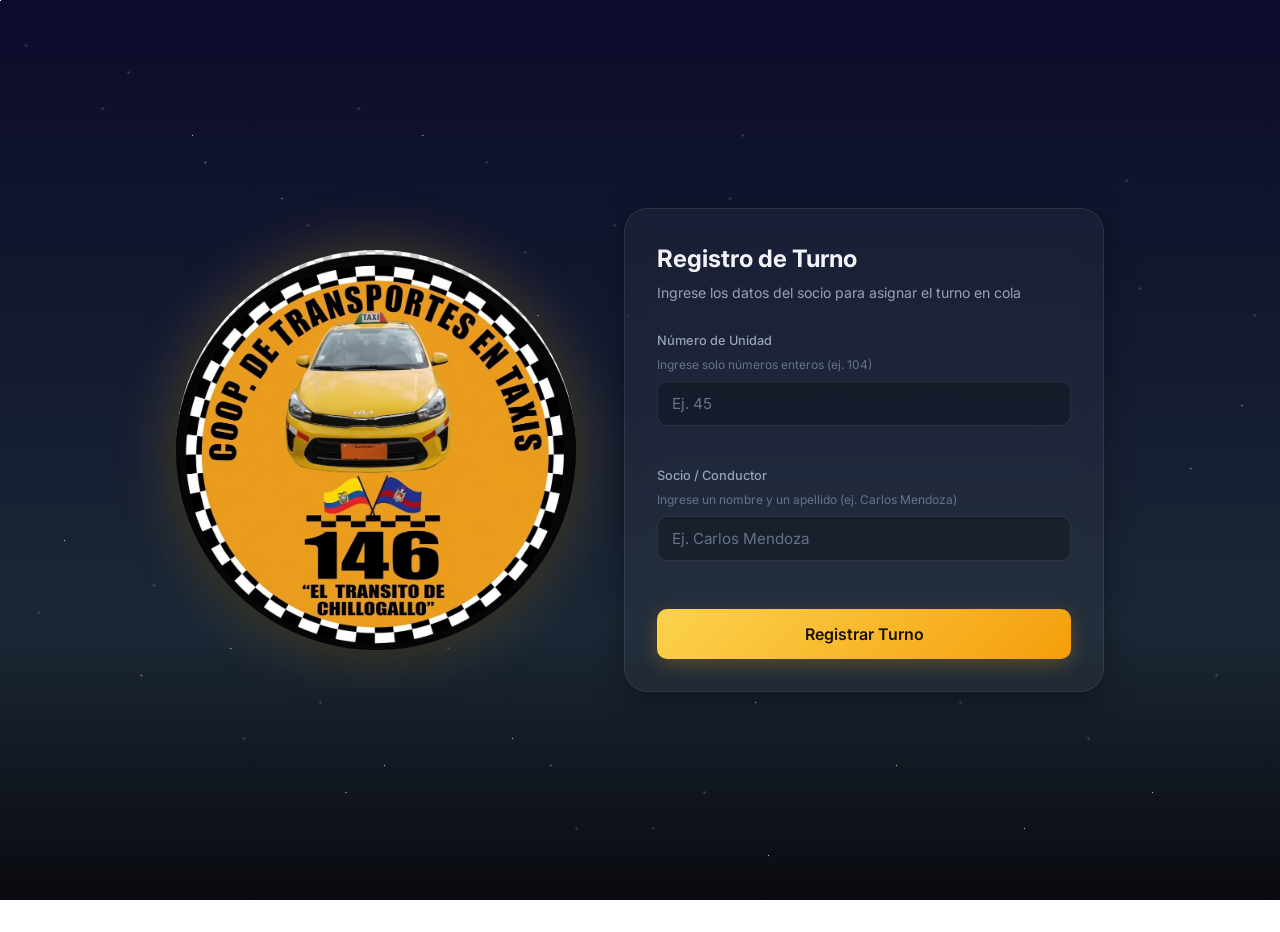
<file: registro.html>
<!DOCTYPE html>
<html lang="es">
<head>
  <meta charset="UTF-8">
  <meta name="viewport" content="width=device-width, initial-scale=1.0">
  <title>Registro de Turnos </title>
  <!-- CORREGIDO: antes decía style.css (sin la "s"), por eso no cargaba el CSS -->
  <link rel="stylesheet" href="styles.css">
</head>
<body class="registro-body">

  <!-- AGREGADO: fondo de estrellas -->
  <div class="cielo">
    <div class="stars"></div>
    <div class="shooting-star"></div>
    <div class="shooting-star"></div>
    <div class="shooting-star"></div>
    <div class="shooting-star"></div>
    <div class="shooting-star"></div>
  </div>

  <!-- AGREGADO: contenedor de dos columnas (logo a la izquierda, formulario a la derecha) -->
  <div class="registro-layout">

    <!-- AGREGADO: columna izquierda con el logo -->
    <div class="registro-brand">
      <img src="taxi.jpeg" alt="Cooperativa de Transportes en Taxis 146 - El Tránsito de Chillogallo" class="registro-logo">
    </div>

  <div class="form-container">
    <div class="form-header">
      <h2>Registro de Turno</h2>
      <p class="form-subtitle">Ingrese los datos del socio para asignar el turno en cola</p>
    </div>

    <form id="registerForm" novalidate>

      <!-- CAMPO: UNIDAD -->
      <div class="form-group">
        <label for="unitInput">Número de Unidad</label>
        <span class="input-hint">Ingrese solo números enteros (ej. 104)</span>
        <input 
          type="text" 
          id="unitInput" 
          placeholder="Ej. 45" 
          autocomplete="off"
        >
        <span class="error-message" id="unitError"></span>
      </div>

      <!-- CAMPO: NOMBRE DEL CONDUCTOR -->
      <div class="form-group">
        <label for="driverInput">Socio / Conductor</label>
        <span class="input-hint">Ingrese un nombre y un apellido (ej. Carlos Mendoza)</span>
        <input 
          type="text" 
          id="driverInput" 
          placeholder="Ej. Carlos Mendoza" 
          autocomplete="off"
        >
        <span class="error-message" id="driverError"></span>
      </div>

      <button type="submit" id="btnRegister" class="btn-submit">Registrar Turno</button>
    </form>
  </div>

  </div> <!-- AGREGADO: cierre de .registro-layout -->

  <!-- AGREGADO: alertas personalizadas -->
  <script src="notificaciones.js"></script>
  <script src="registro.js"></script>
</body>
</html>
</file>
<file: styles.css>
/* =====================================================================
   CoopTaxi - styles.css (versión moderna 2025)
   Mismos nombres de clases y variables que antes: NO hay que tocar HTML/JS.
   Todo lo marcado con "NUEVO" es lo agregado/cambiado en este rediseño.
   ===================================================================== */

/* NUEVO: fuente moderna (Inter) con fallback a la del sistema */
@import url('https://fonts.googleapis.com/css2?family=Inter:wght@400;500;600;700&display=swap');

:root {
  /* Se mantienen los nombres de variables usados en los style="" inline del JS */
  --bg-color: #0b1020;
  --card-bg: rgba(255, 255, 255, 0.04);   /* NUEVO: tarjeta translúcida */
  --primary: #fbbf24;
  --primary-hover: #f59e0b;
  --text: #f1f5f9;
  --text-muted: #94a3b8;
  --border: rgba(255, 255, 255, 0.09);    /* NUEVO: bordes sutiles */
  --success: #34d399;
  --info: #60a5fa;
  --danger: #f87171;
  --radius: 16px;

  /* NUEVO: tokens extra */
  --radius-sm: 10px;
  --shadow: 0 8px 30px rgba(0, 0, 0, 0.35);
  --ring: 0 0 0 3px rgba(251, 191, 36, 0.25);
  --ease: cubic-bezier(0.2, 0.8, 0.2, 1);
}

* {
  box-sizing: border-box;
  margin: 0;
  padding: 0;
  font-family: 'Inter', system-ui, -apple-system, 'Segoe UI', sans-serif;
}

/* NUEVO: fondo con degradado suave tipo "mesh" */
body {
  background:
    radial-gradient(900px 500px at 10% -10%, rgba(251, 191, 36, 0.10), transparent 60%),
    radial-gradient(800px 500px at 100% 0%, rgba(96, 165, 250, 0.10), transparent 60%),
    var(--bg-color);
  background-attachment: fixed;
  color: var(--text);
  min-height: 100vh;
  padding-bottom: 2rem;
  line-height: 1.5;
  -webkit-font-smoothing: antialiased;
}

/* ---------- Navbar ---------- */
/* NUEVO: barra fija con efecto vidrio (glassmorphism) */
.navbar {
  position: sticky;
  top: 0;
  z-index: 10;
  display: flex;
  justify-content: space-between;
  align-items: center;
  flex-wrap: wrap;
  gap: 0.75rem;
  background: rgba(11, 16, 32, 0.65);
  backdrop-filter: blur(14px);
  -webkit-backdrop-filter: blur(14px);
  padding: 0.9rem 2rem;
  border-bottom: 1px solid var(--border);
}

.logo {
  display: flex;
  align-items: center;
  gap: 0.75rem;
  font-size: 1.05rem;
  font-weight: 700;
  color: var(--primary);
}

.logo strong {
  font-weight: 500;
  color: var(--text-muted);
}

.nav-links {
  display: flex;
  align-items: center;
  gap: 0.5rem;
  flex-wrap: wrap;
}

/* NUEVO: enlaces en forma de "pill" */
.nav-link {
  color: var(--text-muted);
  text-decoration: none;
  font-size: 0.85rem;
  font-weight: 500;
  display: flex;
  align-items: center;
  gap: 0.4rem;
  padding: 0.45rem 0.85rem;
  border-radius: 999px;
  transition: background 0.2s var(--ease), color 0.2s var(--ease);
}

.nav-link:hover {
  color: var(--primary);
  background: rgba(251, 191, 36, 0.10);
}

.user-info {
  display: flex;
  align-items: center;
  gap: 0.5rem;
  color: var(--text-muted);
  font-size: 0.85rem;
  padding: 0.45rem 0.85rem;
  border: 1px solid var(--border);
  border-radius: 999px;
}

/* ---------- Layout ---------- */
.container {
  max-width: 1350px;
  margin: 2rem auto;
  padding: 0 1rem;
  display: grid;
  grid-template-columns: 380px 1fr;
  gap: 1.5rem;
  align-items: start;
}

@media (max-width: 950px) {
  .container {
    grid-template-columns: 1fr;
  }
  .navbar {
    padding: 0.8rem 1rem;
  }
}

.left-panels {
  display: flex;
  flex-direction: column;
  gap: 1.5rem;
}

/* ---------- Tarjetas ---------- */
/* NUEVO: tarjeta translúcida con borde fino y sombra suave */
.card {
  background: var(--card-bg);
  backdrop-filter: blur(10px);
  -webkit-backdrop-filter: blur(10px);
  border-radius: var(--radius);
  padding: 1.5rem;
  border: 1px solid var(--border);
  box-shadow: var(--shadow);
}

.card h2 {
  font-size: 1.05rem;
  font-weight: 600;
  margin-bottom: 0.25rem;
  display: flex;
  align-items: center;
  gap: 0.5rem;
  color: var(--text);
}

/* NUEVO: los íconos de los títulos van en color de acento */
.card h2 svg,
.card h2 i {
  color: var(--primary);
}

.section-desc {
  font-size: 0.82rem;
  color: var(--text-muted);
  margin-bottom: 1.25rem;
}

/* ---------- Formularios ---------- */
.form-group {
  margin-bottom: 1rem;
}

.form-group label {
  display: block;
  font-size: 0.8rem;
  font-weight: 500;
  color: var(--text-muted);
  margin-bottom: 0.35rem;
}

.form-group input {
  width: 100%;
  padding: 0.75rem 0.9rem;
  border-radius: var(--radius-sm);
  border: 1px solid var(--border);
  background: rgba(0, 0, 0, 0.25);
  color: var(--text);
  font-size: 0.95rem;
  outline: none;
  transition: border-color 0.2s var(--ease), box-shadow 0.2s var(--ease);
}

.form-group input::placeholder {
  color: #64748b;
}

/* NUEVO: anillo de enfoque visible (accesibilidad) */
.form-group input:focus {
  border-color: var(--primary);
  box-shadow: var(--ring);
}

.readonly-input {
  background: rgba(251, 191, 36, 0.08) !important;
  color: var(--primary) !important;
  font-weight: 700;
}

/* ---------- Botones ---------- */
.btn {
  width: 100%;
  padding: 0.8rem;
  border: none;
  border-radius: var(--radius-sm);
  font-weight: 600;
  cursor: pointer;
  display: inline-flex;
  align-items: center;
  justify-content: center;
  gap: 0.5rem;
  transition: transform 0.15s var(--ease), box-shadow 0.2s var(--ease), background 0.2s var(--ease);
  font-size: 0.9rem;
}

.btn:active {
  transform: scale(0.98);
}

/* NUEVO: botón principal con degradado y brillo suave */
.btn-primary {
  background: linear-gradient(135deg, #fcd34d, var(--primary-hover));
  color: #1a1203;
  box-shadow: 0 6px 20px rgba(245, 158, 11, 0.25);
}

.btn-primary:hover {
  transform: translateY(-1px);
  box-shadow: 0 10px 26px rgba(245, 158, 11, 0.35);
}

.btn-secondary {
  background: rgba(255, 255, 255, 0.08);
  color: var(--text);
}

.btn-secondary:hover {
  background: rgba(255, 255, 255, 0.14);
}

.btn:focus-visible,
.action-btn:focus-visible,
.nav-link:focus-visible {
  outline: none;
  box-shadow: var(--ring);
}

.waiting-text {
  font-size: 0.85rem;
  color: var(--text-muted);
  font-style: italic;
  text-align: center;
  padding: 1.25rem 0.5rem;
  border: 1px dashed var(--border);   /* NUEVO: caja punteada de "vacío" */
  border-radius: var(--radius-sm);
}

.highlight {
  color: var(--primary);
  font-weight: 700;
}

.hidden {
  display: none;
}

/* ---------- Tablero ---------- */
.board-header {
  display: flex;
  justify-content: space-between;
  align-items: center;
  margin-bottom: 1rem;
}

.badge {
  background: rgba(251, 191, 36, 0.12);
  padding: 0.3rem 0.8rem;
  border-radius: 999px;
  font-size: 0.78rem;
  color: var(--primary);
  font-weight: 600;
}

.alert-box {
  display: flex;
  align-items: center;
  gap: 0.75rem;
  background: rgba(96, 165, 250, 0.08);
  border: 1px solid rgba(96, 165, 250, 0.25);
  padding: 0.8rem 1rem;
  border-radius: var(--radius-sm);
  font-size: 0.85rem;
  color: #bfdbfe;
  margin-bottom: 1rem;
}

/* ---------- Tablas ---------- */
.table-wrapper {
  overflow-x: auto;
  border-radius: var(--radius-sm);
}

table {
  width: 100%;
  border-collapse: collapse;
  text-align: left;
}

th, td {
  padding: 0.85rem 1rem;
  border-bottom: 1px solid var(--border);
  font-size: 0.85rem;
  white-space: nowrap;
}

th {
  color: var(--text-muted);
  font-weight: 500;
  font-size: 0.78rem;
  background: rgba(255, 255, 255, 0.03);
}

tbody tr {
  transition: background 0.15s var(--ease);
}

tbody tr:hover {
  background: rgba(255, 255, 255, 0.04);
}

tbody tr:last-child td {
  border-bottom: none;
}

/* ---------- Estados (pills con puntito) ---------- */
/* NUEVO: cada estado lleva un punto de color delante */
.status {
  display: inline-flex;
  align-items: center;
  gap: 0.4rem;
  padding: 0.25rem 0.65rem;
  border-radius: 999px;
  font-size: 0.75rem;
  font-weight: 600;
}

.status::before {
  content: '';
  width: 6px;
  height: 6px;
  border-radius: 50%;
  background: currentColor;
}

.status-pending-pay {
  background: rgba(248, 113, 113, 0.14);
  color: var(--danger);
}

.status-ready {
  background: rgba(96, 165, 250, 0.14);
  color: var(--info);
}

.status-called {
  background: rgba(251, 191, 36, 0.16);
  color: var(--primary);
}

/* NUEVO: el punto de "En Cabecera" pulsa para llamar la atención */
.status-called::before {
  animation: pulse 1.6s ease-in-out infinite;
}

.status-completed {
  background: rgba(52, 211, 153, 0.14);
  color: var(--success);
}

.action-btn {
  background: rgba(255, 255, 255, 0.04);
  border: 1px solid var(--border);
  color: var(--text);
  padding: 0.4rem 0.8rem;
  border-radius: 8px;
  cursor: pointer;
  font-size: 0.8rem;
  font-weight: 500;
  transition: all 0.2s var(--ease);
}

.action-btn:hover {
  border-color: var(--primary);
  color: var(--primary);
  background: rgba(251, 191, 36, 0.08);
}

/* ---------- Pantalla de socios ---------- */
.container-socio {
  max-width: 1100px;
  margin: 2rem auto;
  padding: 0 1rem;
  display: flex;
  flex-direction: column;
  gap: 1.5rem;
}

/* NUEVO: tarjeta principal con brillo de acento */
.current-call-card {
  background:
    radial-gradient(600px 220px at 50% 0%, rgba(251, 191, 36, 0.14), transparent 70%),
    var(--card-bg);
  border: 1px solid rgba(251, 191, 36, 0.35);
  border-radius: 24px;
  padding: 2.5rem 2rem;
  text-align: center;
  box-shadow: 0 0 40px rgba(251, 191, 36, 0.10), var(--shadow);
}

.current-call-card h2 {
  font-size: 1rem;
  font-weight: 600;
  letter-spacing: 0.04em;
  color: var(--primary);
  margin-bottom: 1.25rem;
  display: flex;
  align-items: center;
  justify-content: center;
  gap: 0.5rem;
}

.current-display-box {
  font-size: clamp(1.4rem, 3vw, 2rem);
  font-weight: 700;
  color: var(--text);
}

.no-active {
  font-size: 1.1rem;
  color: var(--text-muted);
  font-weight: 400;
  font-style: italic;
}

.active-unit-highlight {
  display: flex;
  flex-direction: column;
  gap: 0.75rem;
  align-items: center;
}

.active-unit-highlight .turn-badge {
  background: linear-gradient(135deg, #fcd34d, var(--primary-hover));
  color: #1a1203;
  padding: 0.4rem 1.75rem;
  border-radius: 999px;
  font-size: clamp(2rem, 5vw, 2.75rem);
  font-weight: 800;
  box-shadow: 0 8px 28px rgba(245, 158, 11, 0.35);
}

/* ---------- Kiosco de registro ---------- */
.container-registro {
  max-width: 550px;
  margin: 3rem auto;
  padding: 0 1rem;
}

.registro-card {
  padding: 2rem;
}

.btn-lg {
  padding: 1rem;
  font-size: 1rem;
  margin-top: 1rem;
}

.alert-success {
  display: flex;
  align-items: center;
  gap: 1rem;
  background: rgba(52, 211, 153, 0.10);
  border: 1px solid rgba(52, 211, 153, 0.4);
  color: var(--text);
  padding: 1.25rem;
  border-radius: var(--radius);
  margin-top: 1.5rem;
  animation: fadeUp 0.35s var(--ease);   /* NUEVO: aparece suavemente al registrarse */
}

.alert-success i,
.alert-success svg {
  color: var(--success);
  width: 32px;
  height: 32px;
  flex-shrink: 0;
}

.highlight-turn {
  color: var(--primary);
  font-size: 1.5rem;
  font-weight: 800;
}

.sub-text {
  font-size: 0.82rem;
  color: var(--text-muted);
  margin-top: 0.25rem;
}

/* ---------- NUEVO: animaciones ---------- */
@keyframes pulse {
  0%, 100% { opacity: 1; transform: scale(1); }
  50%      { opacity: 0.4; transform: scale(1.6); }
}

@keyframes fadeUp {
  from { opacity: 0; transform: translateY(8px); }
  to   { opacity: 1; transform: translateY(0); }
}

/* NUEVO: respeta a quien tiene desactivadas las animaciones en su sistema */
@media (prefers-reduced-motion: reduce) {
  *, *::before, *::after {
    animation: none !important;
    transition: none !important;
  }
}

/* NUEVO: scrollbar discreta acorde al tema oscuro */
::-webkit-scrollbar { height: 8px; width: 8px; }
::-webkit-scrollbar-thumb { background: rgba(255, 255, 255, 0.15); border-radius: 8px; }
::-webkit-scrollbar-track { background: transparent; }
/* =====================================================================
   NUEVO: estilos del formulario de registro (registro.html)
   Cubre las clases que usa ese HTML y que antes no existían en el CSS:
   .form-container, .form-header, .form-subtitle, .input-hint,
   .error-message, .invalid-input, .btn-submit
   ===================================================================== */

/* NUEVO: centra la tarjeta del formulario en pantalla */
.form-container {
  max-width: 480px;
  margin: 4rem auto;
  padding: 2rem;
  background: var(--card-bg);
  backdrop-filter: blur(10px);
  -webkit-backdrop-filter: blur(10px);
  border: 1px solid var(--border);
  border-radius: 24px;
  box-shadow: var(--shadow);
  animation: fadeUp 0.4s var(--ease);
}

@media (max-width: 560px) {
  .form-container {
    margin: 1rem;
    padding: 1.5rem;
  }
}

.form-header {
  margin-bottom: 1.75rem;
}

.form-header h2 {
  font-size: 1.5rem;
  font-weight: 700;
  color: var(--text);
  margin-bottom: 0.35rem;
}

.form-subtitle {
  font-size: 0.88rem;
  color: var(--text-muted);
}

/* NUEVO: texto de ayuda bajo la etiqueta */
.input-hint {
  display: block;
  font-size: 0.75rem;
  color: #64748b;
  margin-bottom: 0.45rem;
}

/* NUEVO: mensaje de error de validación */
.error-message {
  display: block;
  min-height: 1.1rem;
  margin-top: 0.4rem;
  font-size: 0.78rem;
  font-weight: 500;
  color: var(--danger);
}

/* NUEVO: borde rojo cuando el campo es inválido */
.form-group input.invalid-input {
  border-color: var(--danger);
  background: rgba(248, 113, 113, 0.06);
}

.form-group input.invalid-input:focus {
  box-shadow: 0 0 0 3px rgba(248, 113, 113, 0.25);
}

/* NUEVO: botón de enviar (mismo estilo que .btn-primary) */
.btn-submit {
  width: 100%;
  padding: 0.95rem;
  margin-top: 0.5rem;
  border: none;
  border-radius: var(--radius-sm);
  font-size: 1rem;
  font-weight: 600;
  cursor: pointer;
  background: linear-gradient(135deg, #fcd34d, var(--primary-hover));
  color: #1a1203;
  box-shadow: 0 6px 20px rgba(245, 158, 11, 0.25);
  transition: transform 0.15s var(--ease), box-shadow 0.2s var(--ease);
}

.btn-submit:hover {
  transform: translateY(-1px);
  box-shadow: 0 10px 26px rgba(245, 158, 11, 0.35);
}

.btn-submit:active {
  transform: scale(0.98);
}

.btn-submit:focus-visible {
  outline: none;
  box-shadow: var(--ring);
}

/* =====================================================================
   AGREGADO: logo de la cooperativa (taxi.jpeg)
   ===================================================================== */

/* AGREGADO: logo pequeño y redondo en la barra superior (index y socios) */
.logo-img {
  width: 46px;
  height: 46px;
  border-radius: 50%;
  object-fit: cover;
  object-position: 50% 52%;
  flex-shrink: 0;
  box-shadow: 0 0 0 2px rgba(251, 191, 36, 0.5);
}

/* AGREGADO: registro en dos columnas -> logo izquierda / formulario derecha */
.registro-layout {
  min-height: 100vh;
  display: flex;
  align-items: center;
  justify-content: center;
  gap: 3rem;
  padding: 2rem;
}

.registro-brand {
  flex: 0 0 auto;
}

.registro-logo {
  display: block;
  width: min(400px, 38vw);
  aspect-ratio: 1 / 1;
  border-radius: 50%;
  object-fit: cover;
  object-position: 50% 52%;
  box-shadow: 0 0 60px rgba(251, 191, 36, 0.25), var(--shadow);
  animation: fadeUp 0.5s var(--ease);
}

/* AGREGADO: el formulario deja de centrarse solo y ocupa la columna derecha */
.registro-layout .form-container {
  margin: 0;
  flex: 1 1 480px;
  max-width: 480px;
}

/* AGREGADO: en pantallas angostas se apilan (logo arriba, formulario abajo) */
@media (max-width: 900px) {
  .registro-layout {
    flex-direction: column;
    gap: 1.5rem;
    padding: 1.5rem 1rem;
  }
  .registro-logo {
    width: min(220px, 60vw);
  }
  .registro-layout .form-container {
    width: 100%;
    flex: none;
  }
}

/* =====================================================
   AGREGADO: fondo de estrellas para registro.html
   (todo va con .registro-body / .cielo para no afectar otras páginas)
   ===================================================== */
.registro-body {
  background: linear-gradient(to bottom, #0b0b2b, #1b2735 70%, #090a0f);
  background-attachment: fixed;
  overflow-x: hidden;
}

.cielo {
  position: fixed;
  inset: 0;
  z-index: 0;
  pointer-events: none;
  overflow: hidden;
}

/* el contenido queda por encima del cielo */
.registro-body .registro-layout {
  position: relative;
  z-index: 1;
}

.cielo .stars {
  width: 1px;
  height: 1px;
  position: absolute;
  background: white;
  box-shadow: 2vw 5vh 2px white, 10vw 8vh 2px white, 15vw 15vh 1px white,
    22vw 22vh 1px white, 28vw 12vh 2px white, 32vw 32vh 1px white,
    38vw 18vh 2px white, 42vw 35vh 1px white, 48vw 25vh 2px white,
    53vw 42vh 1px white, 58vw 15vh 2px white, 63vw 38vh 1px white,
    68vw 28vh 2px white, 73vw 45vh 1px white, 78vw 32vh 2px white,
    83vw 48vh 1px white, 88vw 20vh 2px white, 93vw 52vh 1px white,
    98vw 35vh 2px white, 5vw 60vh 1px white, 12vw 65vh 2px white,
    18vw 72vh 1px white, 25vw 78vh 2px white, 30vw 85vh 1px white,
    35vw 68vh 2px white, 40vw 82vh 1px white, 45vw 92vh 2px white,
    50vw 75vh 1px white, 55vw 88vh 2px white, 60vw 95vh 1px white,
    65vw 72vh 2px white, 70vw 85vh 1px white, 75vw 78vh 2px white,
    80vw 92vh 1px white, 85vw 82vh 2px white, 90vw 88vh 1px white,
    95vw 75vh 2px white;
  animation: twinkle 8s infinite linear;
}

.cielo .stars::after {
  content: "";
  position: absolute;
  width: 1px;
  height: 1px;
  background: white;
  box-shadow: 8vw 12vh 2px white, 16vw 18vh 1px white, 24vw 25vh 2px white,
    33vw 15vh 1px white, 41vw 28vh 2px white, 49vw 35vh 1px white,
    57vw 22vh 2px white, 65vw 42vh 1px white, 73vw 28vh 2px white,
    81vw 48vh 1px white, 89vw 32vh 2px white, 97vw 45vh 1px white,
    3vw 68vh 2px white, 11vw 75vh 1px white, 19vw 82vh 2px white,
    27vw 88vh 1px white, 35vw 72vh 2px white, 43vw 85vh 1px white,
    51vw 92vh 2px white, 59vw 78vh 1px white;
  animation: twinkle 6s infinite linear reverse;
}

.cielo .shooting-star {
  position: absolute;
  width: 100px;
  height: 2px;
  background: linear-gradient(90deg, white, transparent);
  animation: shoot 3s infinite ease-in;
}

/* .stars es el hijo 1; las estrellas fugaces son los hijos 2 al 6 */
.cielo .shooting-star:nth-child(2) { top: 20%; left: -100px; animation-delay: 0s; }
.cielo .shooting-star:nth-child(3) { top: 35%; left: -100px; animation-delay: 1s; }
.cielo .shooting-star:nth-child(4) { top: 50%; left: -100px; animation-delay: 2s; }
.cielo .shooting-star:nth-child(5) { top: 10%; left: -100px; animation-delay: 1.5s; }
.cielo .shooting-star:nth-child(6) { top: 65%; left: -100px; animation-delay: 2.5s; }

@keyframes twinkle {
  0%, 100% { opacity: 0.8; }
  50% { opacity: 0.4; }
}

@keyframes shoot {
  0% { transform: translateX(0) translateY(0) rotate(25deg); opacity: 1; }
  100% { transform: translateX(120vw) translateY(50vh) rotate(25deg); opacity: 0; }
}

/* =====================================================================
   AGREGADO: Modales de alerta / confirmación (notificaciones.js)
   ===================================================================== */
.modal-overlay {
  position: fixed;
  inset: 0;
  z-index: 1000;
  display: flex;
  align-items: center;
  justify-content: center;
  padding: 1rem;
  background: rgba(5, 8, 18, 0.65);
  backdrop-filter: blur(6px);
  -webkit-backdrop-filter: blur(6px);
  animation: modalFade 0.2s var(--ease);
}

.modal-overlay.closing {
  opacity: 0;
  transition: opacity 0.18s ease;
}

.modal-box {
  --accent: var(--info);
  width: 100%;
  max-width: 400px;
  text-align: center;
  padding: 2rem 1.75rem 1.5rem;
  background: #131a2e;
  border: 1px solid var(--border);
  border-top: 3px solid var(--accent);
  border-radius: var(--radius);
  box-shadow: var(--shadow), 0 0 40px color-mix(in srgb, var(--accent) 18%, transparent);
  animation: modalPop 0.28s var(--ease);
}

.modal-exito { --accent: var(--success); }
.modal-error { --accent: var(--danger); }
.modal-advertencia { --accent: var(--primary); }
.modal-info { --accent: var(--info); }
.modal-pregunta { --accent: var(--primary); }

.modal-icon {
  width: 56px;
  height: 56px;
  margin: 0 auto 1rem;
  display: flex;
  align-items: center;
  justify-content: center;
  border-radius: 50%;
  font-size: 1.6rem;
  font-weight: 700;
  color: var(--accent);
  background: color-mix(in srgb, var(--accent) 15%, transparent);
  border: 2px solid var(--accent);
}

.modal-title {
  font-size: 1.2rem;
  font-weight: 700;
  color: var(--text);
  margin-bottom: 0.5rem;
}

.modal-message {
  font-size: 0.95rem;
  color: var(--text-muted);
  white-space: pre-line;
  line-height: 1.6;
}

.modal-actions {
  display: flex;
  gap: 0.75rem;
  justify-content: center;
  margin-top: 1.5rem;
}

.modal-btn {
  flex: 1;
  padding: 0.7rem 1rem;
  border-radius: var(--radius-sm);
  font-size: 0.95rem;
  font-weight: 600;
  cursor: pointer;
  border: 1px solid var(--border);
  transition: transform 0.15s var(--ease), background 0.2s var(--ease);
}

.modal-btn:hover { transform: translateY(-1px); }
.modal-btn:focus-visible { outline: none; box-shadow: var(--ring); }

.modal-btn.primary {
  background: var(--accent);
  border-color: transparent;
  color: #0b1020;
}

.modal-btn.secondary {
  background: transparent;
  color: var(--text-muted);
}

.modal-btn.secondary:hover { background: rgba(255, 255, 255, 0.06); }

@keyframes modalFade {
  from { opacity: 0; }
  to { opacity: 1; }
}

@keyframes modalPop {
  from { opacity: 0; transform: scale(0.9) translateY(10px); }
  to { opacity: 1; transform: scale(1) translateY(0); }
}
</file>
